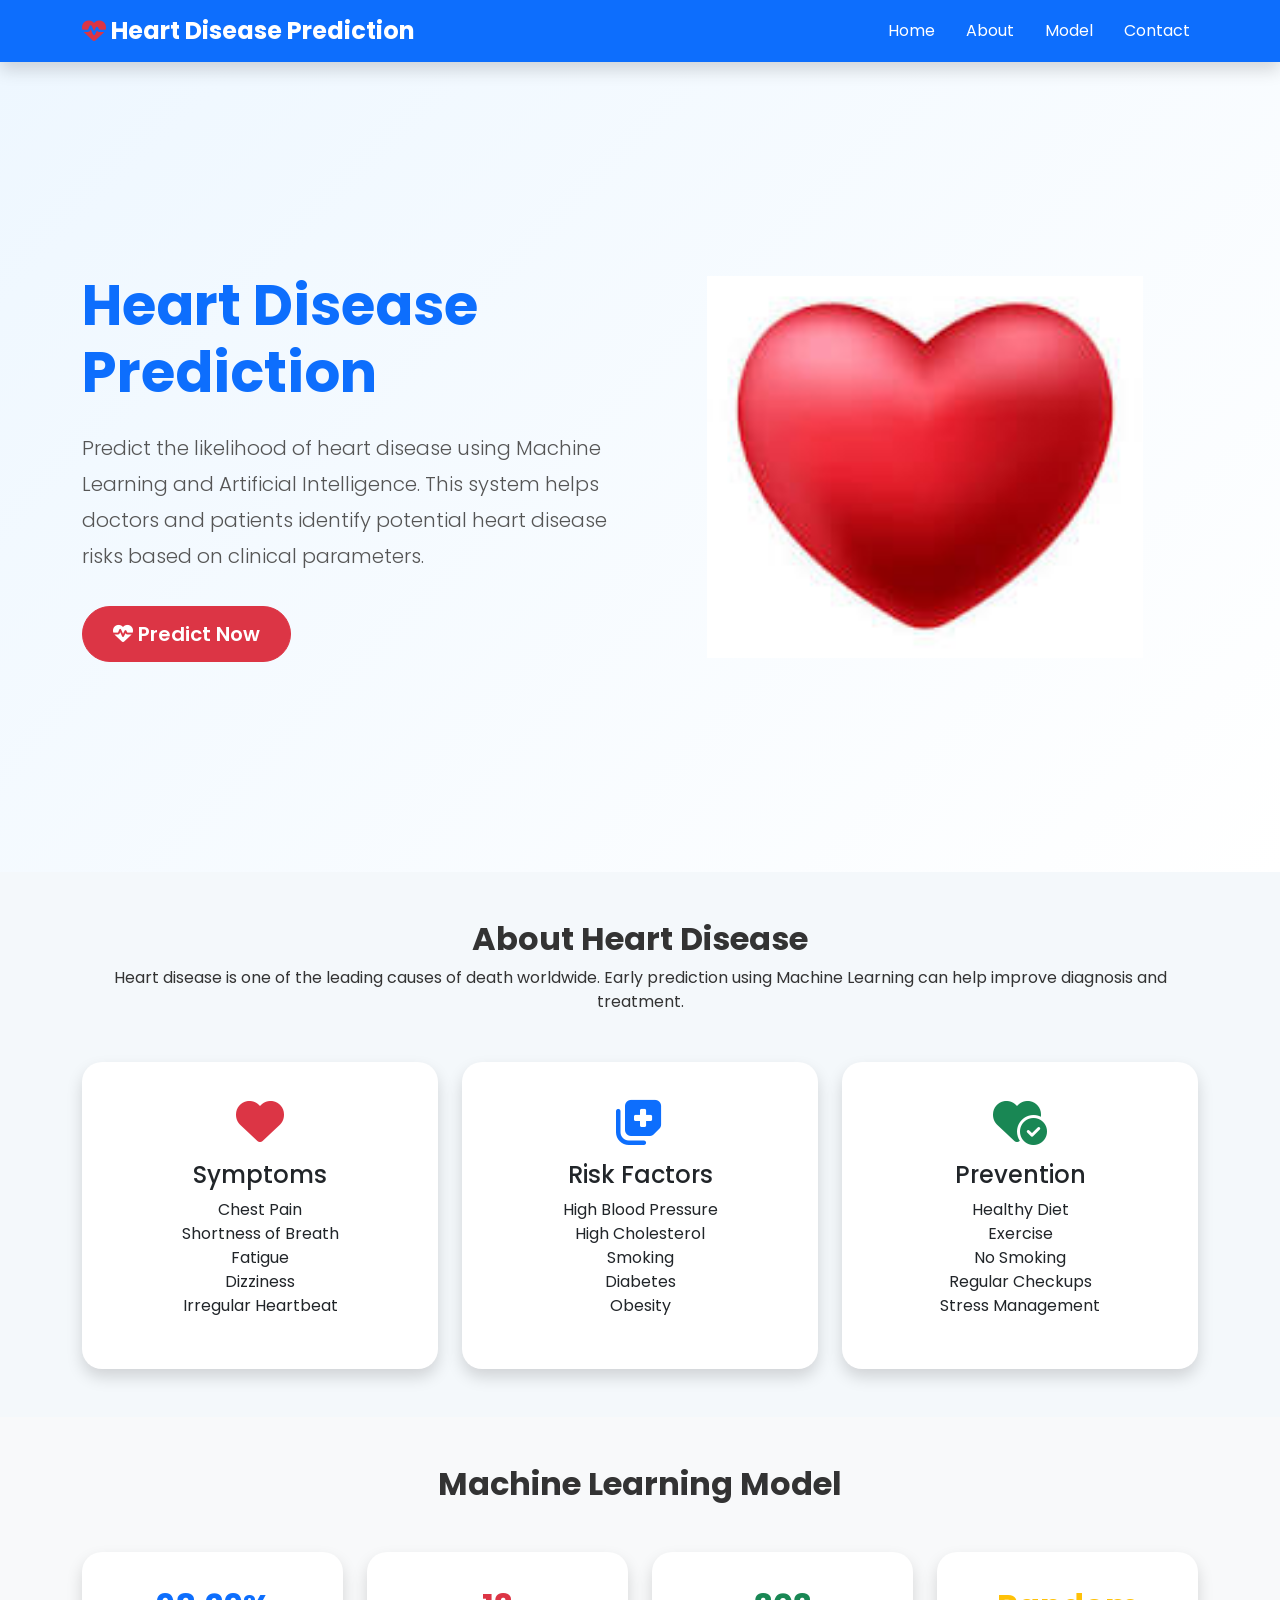
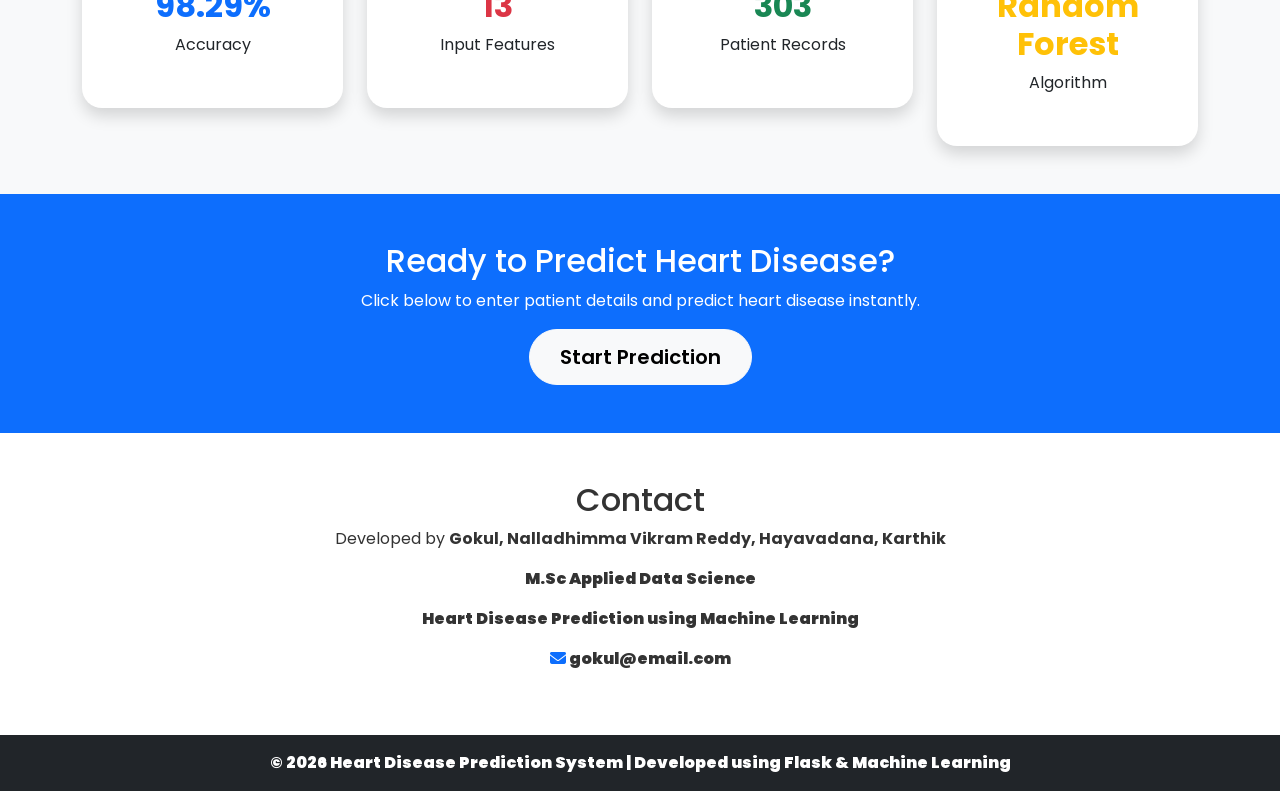
<file: templates/index.html>
<!DOCTYPE html>
<html lang="en">
<head>
    <meta charset="UTF-8">
    <meta name="viewport" content="width=device-width, initial-scale=1.0">
    <title>Heart Disease Prediction System</title>
    <!-- <link rel="stylesfeet" href="sample_file_2.css"> -->

    <!-- Bootstrap CSS -->
    <link href="https://cdn.jsdelivr.net/npm/bootstrap@5.3.3/dist/css/bootstrap.min.css" rel="stylesheet">

    <!-- Font Awesome -->
    <link rel="stylesheet"
          href="https://cdnjs.cloudflare.com/ajax/libs/font-awesome/6.5.2/css/all.min.css">

    <!-- Google Font -->
    <link href="https://fonts.googleapis.com/css2?family=Poppins:wght@300;400;600;700&display=swap" rel="stylesheet">

    <!-- Custom CSS -->
    <link rel="stylesheet" href="/static/css/style.css">

</head>

<body>

<!-- ================= NAVBAR ================= -->

<nav class="navbar navbar-expand-lg navbar-dark bg-primary shadow sticky-top">
    <div class="container">

        <a class="navbar-brand fw-bold" href="#">
            <i class="fas fa-heartbeat text-danger"></i>
            Heart Disease Prediction
        </a>

        <button class="navbar-toggler" data-bs-toggle="collapse"
                data-bs-target="#menu">
            <span class="navbar-toggler-icon"></span>
        </button>

        <div class="collapse navbar-collapse" id="menu">

            <ul class="navbar-nav ms-auto">

                <li class="nav-item">
                    <a class="nav-link active" href="#">Home</a>
                </li>

                <li class="nav-item">
                    <a class="nav-link" href="#about">About</a>
                </li>

                <li class="nav-item">
                    <a class="nav-link" href="#model">Model</a>
                </li>

                <li class="nav-item">
                    <a class="nav-link" href="#contact">Contact</a>
                </li>

            </ul>

        </div>

    </div>
</nav>


<!-- ================= HERO SECTION ================= -->

<section class="hero">

<div class="container">

<div class="row align-items-center">

<div class="col-lg-6">

<h1 class="display-4 fw-bold text-primary">

Heart Disease Prediction

</h1>

<p class="lead mt-4">

Predict the likelihood of heart disease using
Machine Learning and Artificial Intelligence.

This system helps doctors and patients identify
potential heart disease risks based on clinical
parameters.

</p>

<button class="start-prediction btn btn-danger btn-lg mt-3">

<i class="fas fa-heartbeat"></i>

Predict Now

</button>

</div>

<div class="col-lg-6 text-center">

<img src="/static/images/heart.jpg"
class="img-fluid hero-img">

</div>

</div>

</div>

</section>



<!-- ================= ABOUT ================= -->

<section id="about" class="py-5">

<div class="container">

<div class="text-center mb-5">

<h2 class="fw-bold">

About Heart Disease

</h2>

<p>

Heart disease is one of the leading causes of death
worldwide. Early prediction using Machine Learning
can help improve diagnosis and treatment.

</p>

</div>

<div class="row">

<div class="col-md-4">

<div class="card shadow border-0 h-100">

<div class="card-body text-center">

<i class="fas fa-heart text-danger fa-3x mb-3"></i>

<h4>Symptoms</h4>

<ul class="list-unstyled">

<li>Chest Pain</li>

<li>Shortness of Breath</li>

<li>Fatigue</li>

<li>Dizziness</li>

<li>Irregular Heartbeat</li>

</ul>

</div>

</div>

</div>

<div class="col-md-4">

<div class="card shadow border-0 h-100">

<div class="card-body text-center">

<i class="fas fa-notes-medical text-primary fa-3x mb-3"></i>

<h4>Risk Factors</h4>

<ul class="list-unstyled">

<li>High Blood Pressure</li>

<li>High Cholesterol</li>

<li>Smoking</li>

<li>Diabetes</li>

<li>Obesity</li>

</ul>

</div>

</div>

</div>

<div class="col-md-4">

<div class="card shadow border-0 h-100">

<div class="card-body text-center">

<i class="fas fa-heart-circle-check text-success fa-3x mb-3"></i>

<h4>Prevention</h4>

<ul class="list-unstyled">

<li>Healthy Diet</li>

<li>Exercise</li>

<li>No Smoking</li>

<li>Regular Checkups</li>

<li>Stress Management</li>

</ul>

</div>

</div>

</div>

</div>

</div>

</section>


<!-- ================= MODEL ================= -->

<section id="model" class="bg-light py-5">

<div class="container">

<div class="text-center mb-5">

<h2 class="fw-bold">

Machine Learning Model

</h2>

</div>

<div class="row text-center">

<div class="col-md-3">

<div class="card shadow border-0">

<div class="card-body">

<h2 class="text-primary">

98.29%

</h2>

<p>Accuracy</p>

</div>

</div>

</div>

<div class="col-md-3">

<div class="card shadow border-0">

<div class="card-body">

<h2 class="text-danger">

13

</h2>

<p>Input Features</p>

</div>

</div>

</div>

<div class="col-md-3">

<div class="card shadow border-0">

<div class="card-body">

<h2 class="text-success">

303

</h2>

<p>Patient Records</p>

</div>

</div>

</div>

<div class="col-md-3">

<div class="card shadow border-0">

<div class="card-body">

<h2 class="text-warning">

Random Forest

</h2>

<p>Algorithm</p>

</div>

</div>

</div>

</div>

</div>

</section>



<!-- ================= CTA ================= -->

<section class="py-5 bg-primary text-white">

<div class="container text-center">

<h2>

Ready to Predict Heart Disease?

</h2>

<p>

Click below to enter patient details and predict
heart disease instantly.

</p>

<button class="start-prediction btn btn-light btn-lg">

Start Prediction

</button>

</div>

</section>



<!-- ================= CONTACT ================= -->

<section id="contact" class="py-5">

<div class="container">

<div class="text-center">

<h2>

Contact

</h2>

<p>

Developed by

<strong>Gokul, Nalladhimma Vikram Reddy, Hayavadana, Karthik<strong>

</p>

<p>

M.Sc Applied Data Science

</p>

<p>

Heart Disease Prediction using Machine Learning

</p>

<p>

<i class="fas fa-envelope"></i>

gokul@email.com

</p>

</div>

</div>

</section>



<!-- ================= FOOTER ================= -->

<footer class="bg-dark text-white text-center p-3">

© 2026 Heart Disease Prediction System |
Developed using Flask & Machine Learning

</footer>

<script src="/static/js/script.js"></script>

</body>
</html>
</file>
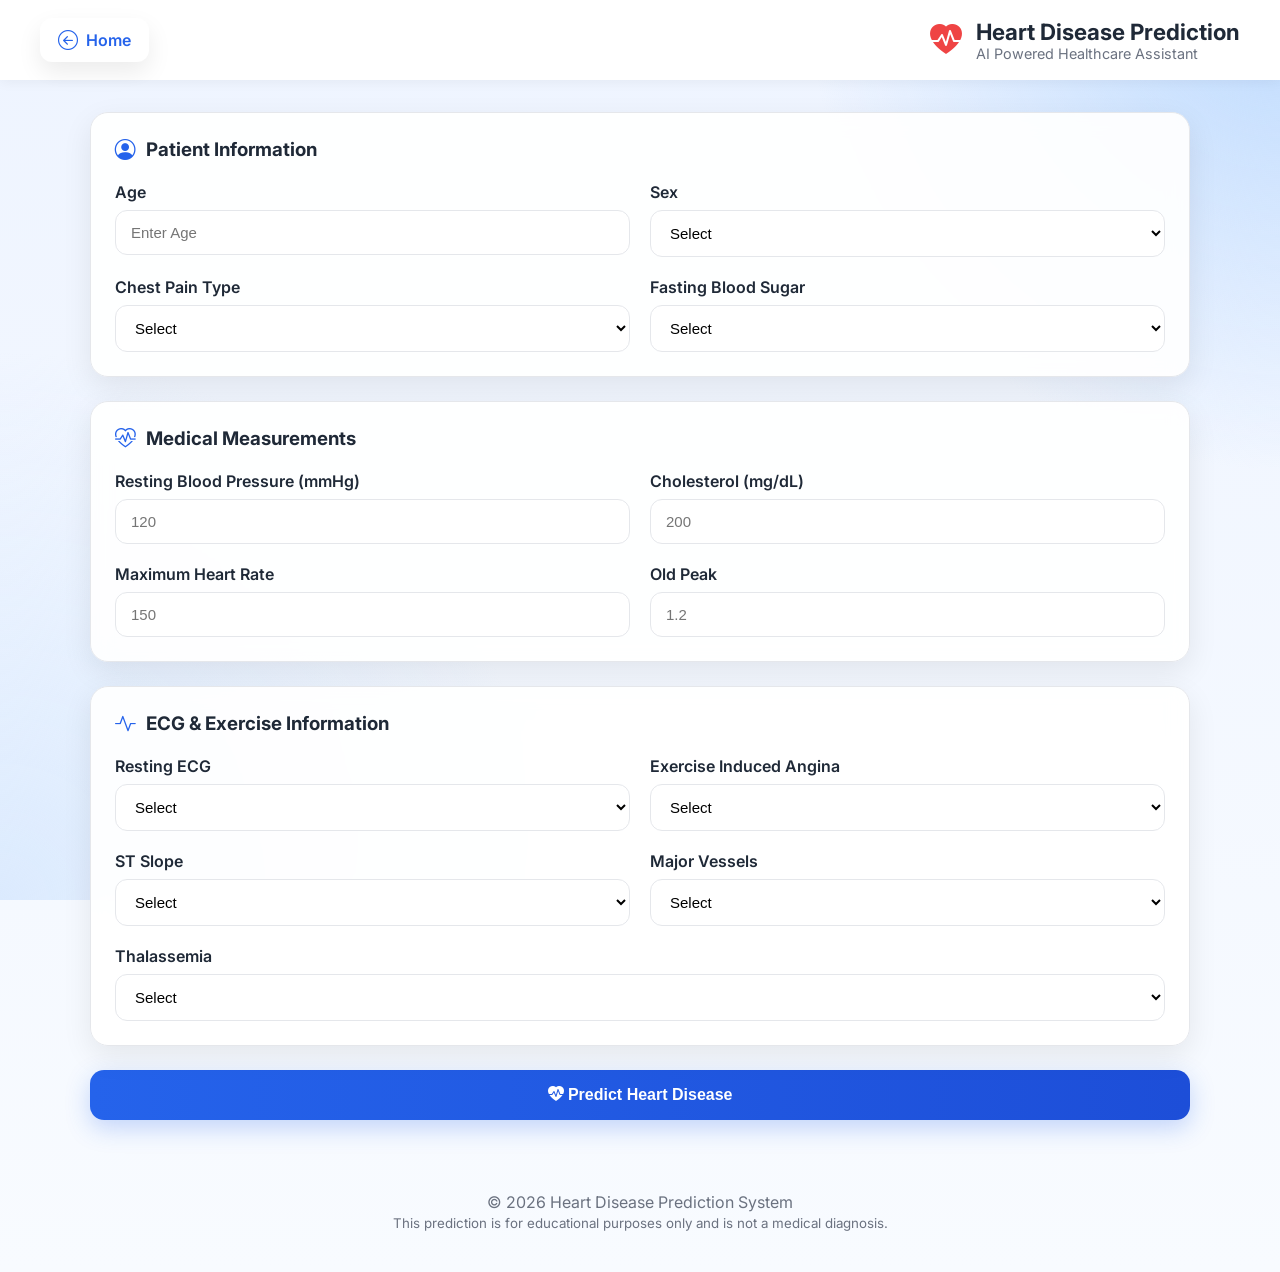
<file: templates/predict.html>
<!DOCTYPE html>
<html lang="en">

<head>
    <meta charset="UTF-8">
    <meta name="viewport" content="width=device-width, initial-scale=1.0">

    <title>Heart Disease Prediction</title>

    <!-- Google Font -->
    <link rel="preconnect" href="https://fonts.googleapis.com">
    <link rel="preconnect" href="https://fonts.gstatic.com" crossorigin>
    <link href="https://fonts.googleapis.com/css2?family=Inter:wght@300;400;500;600;700&display=swap"
        rel="stylesheet">

    <!-- Bootstrap Icons -->
    <link rel="stylesheet"
        href="https://cdn.jsdelivr.net/npm/bootstrap-icons@1.11.3/font/bootstrap-icons.min.css">

    <link rel="stylesheet" href="/static/css/style1.css">
</head>

<body>

    <!-- Background -->
    <div class="background"></div>

    <!-- Navbar -->

    <header class="navbar">

    <a href="/" class="back-home-btn">
        <i class="bi bi-arrow-left-circle"></i>
        <span>Home</span>
    </a>

    <div class="logo">

        <i class="bi bi-heart-pulse-fill"></i>

        <div>

            <h2>Heart Disease Prediction</h2>

            <p>AI Powered Healthcare Assistant</p>

        </div>

    </div>

</header>

    <!-- Main -->

    <main class="container">

        <form id="heartForm">

            <!-- Patient Information -->

            <section class="card">

                <div class="card-title">

                    <i class="bi bi-person-circle"></i>

                    <h3>Patient Information</h3>

                </div>

                <div class="grid">

                    <div class="input-group">

                        <label>Age</label>

                        <input
                            type="number"
                            id="age"
                            min="1"
                            max="120"
                            placeholder="Enter Age"
                            required>

                    </div>

                    <div class="input-group">

                        <label>Sex</label>

                        <select id="sex" required>

                            <option value="">Select</option>

                            <option value="0">Female</option>
                            
                            <option value="1">Male</option>

                        </select>

                    </div>

                    <div class="input-group">

                        <label>Chest Pain Type</label>

                        <select id="cp" required>

                            <option value="">Select</option>

                            <option value="0">Typical Angina</option>

                            <option value="1">Atypical Angina</option>

                            <option value="2">Non-anginal Pain</option>

                            <option value="3">Asymptomatic</option>

                        </select>

                    </div>

                    <div class="input-group">

                        <label>Fasting Blood Sugar</label>

                        <select id="fbs" required>

                            <option value="">Select</option>

                            <option value="0">120 mg/dL or Below</option>
                            
                            <option value="1">Greater than 120 mg/dL</option>

                        </select>

                    </div>

                </div>

            </section>

            <!-- Medical Measurements -->

            <section class="card">

                <div class="card-title">

                    <i class="bi bi-heart-pulse"></i>

                    <h3>Medical Measurements</h3>

                </div>

                <div class="grid">

                    <div class="input-group">

                        <label>Resting Blood Pressure (mmHg)</label>

                        <input
                            type="number"
                            id="trestbps"
                            min="80"
                            max="250"
                            placeholder="120"
                            required>

                    </div>

                    <div class="input-group">

                        <label>Cholesterol (mg/dL)</label>

                        <input
                            type="number"
                            id="chol"
                            min="100"
                            max="600"
                            placeholder="200"
                            required>

                    </div>

                    <div class="input-group">

                        <label>Maximum Heart Rate</label>

                        <input
                            type="number"
                            id="thalach"
                            min="60"
                            max="220"
                            placeholder="150"
                            required>

                    </div>

                    <div class="input-group">

                        <label>Old Peak</label>

                        <input
                            type="number"
                            id="oldpeak"
                            min="0"
                            max="10"
                            step="0.1"
                            placeholder="1.2"
                            required>

                    </div>

                </div>

            </section>

            <!-- ECG -->

            <section class="card">

                <div class="card-title">

                    <i class="bi bi-activity"></i>

                    <h3>ECG & Exercise Information</h3>

                </div>

                <div class="grid">

                    <div class="input-group">

                        <label>Resting ECG</label>

                        <select id="restecg" required>

                            <option value="">Select</option>

                            <option value="0">Normal</option>

                            <option value="1">ST-T Wave Abnormality</option>

                            <option value="2">Left Ventricular Hypertrophy</option>

                        </select>

                    </div>

                    <div class="input-group">

                        <label>Exercise Induced Angina</label>

                        <select id="exang" required>

                            <option value="">Select</option>
                            
                            <option value="0">No</option>
                            
                            <option value="1">Yes</option>

                        </select>

                    </div>

                    <div class="input-group">

                        <label>ST Slope</label>

                        <select id="slope" required>

                            <option value="">Select</option>

                            <option value="0">Upsloping</option>

                            <option value="1">Flat</option>

                            <option value="2">Downsloping</option>

                        </select>

                    </div>

                    <div class="input-group">

                        <label>Major Vessels</label>

                        <select id="ca" required>

                            <option value="">Select</option>

                            <option value="0">0</option>

                            <option value="1">1</option>

                            <option value="2">2</option>

                            <option value="3">3</option>

                        </select>

                    </div>

                    <div class="input-group full">

                        <label>Thalassemia</label>

                        <select id="thal" required>

                            <option value="">Select</option>

                            <option value="1">Normal</option>

                            <option value="2">Fixed Defect</option>

                            <option value="3">Reversible Defect</option>

                        </select>

                    </div>

                </div>

            </section>

            <!-- Button -->

            <button class="predict-btn" type="submit">

                <i class="bi bi-heart-pulse-fill"></i>

                Predict Heart Disease

            </button>

        </form>

        <!-- Loading -->

        <section id="loadingCard" class="result-card loading hidden">

            <div class="spinner"></div>

            <h2>Analyzing Patient Data...</h2>

            <p>Please wait while our AI model processes the information.</p>

        </section>

        <!-- Result -->

        <section id="resultCard" class="result-card hidden">

            <div id="resultIcon"></div>

            <h2 id="predictionTitle"></h2>

            <h3 id="confidenceText"></h3>

            <div class="progress">

                <div id="progressBar"></div>

            </div>

            <p id="recommendation"></p>

        </section>

    </main>

    <footer>

        <p>

            © 2026 Heart Disease Prediction System

        </p>

        <small>

            This prediction is for educational purposes only and is not a medical diagnosis.

        </small>

    </footer>

    <script src="/static/js/script2.js"></script>

    <div id="resultModal" class="modal hidden">

    <div class="modal-content">

        <span id="closeModal">&times;</span>

        <div id="modalIcon"></div>

        <h2 id="modalTitle"></h2>

        <p id="modalConfidence"></p>

        <div class="progress">

            <div id="modalProgress"></div>

        </div>

        <p id="modalRecommendation"></p>

        <button id="okBtn">OK</button>

    </div>

</div>

</body>

</html>
</file>
<file: static/css/style.css>
/*=====================================
  Google Font
=====================================*/
@import url('https://fonts.googleapis.com/css2?family=Poppins:wght@300;400;500;600;700&display=swap');

*{
    margin:0;
    padding:0;
    box-sizing:border-box;
    font-family:'Poppins',sans-serif;
}

body{
    background:#f4f8fb;
    color:#333;
    overflow-x:hidden;
}

/*=====================================
 Navbar
=====================================*/
.navbar{
    background:#0d6efd !important;
}

.navbar-brand{
    font-size:24px;
    font-weight:700;
}

.nav-link{
    color:white !important;
    margin-left:15px;
    transition:.3s;
}

.nav-link:hover{
    color:#ffc107 !important;
}

/*=====================================
 Hero Section
=====================================*/
.hero{
    min-height:90vh;
    display:flex;
    align-items:center;
    background:linear-gradient(135deg,#eef7ff,#ffffff);
    padding:80px 0;
}

.hero h1{
    color:#0d6efd;
    font-weight:700;
}

.hero p{
    color:#555;
    line-height:1.8;
}

.hero-img{
    width:80%;
    animation:heartbeat 2s infinite;
}

@keyframes heartbeat{

0%{
transform:scale(1);
}

25%{
transform:scale(1.05);
}

50%{
transform:scale(.95);
}

75%{
transform:scale(1.05);
}

100%{
transform:scale(1);
}

}

/*=====================================
 Buttons
=====================================*/
.btn{
    border-radius:50px;
    padding:12px 30px;
    font-weight:600;
    transition:.4s;
}

.btn:hover{
    transform:translateY(-4px);
}

/*=====================================
 Cards
=====================================*/
.card{
    border:none;
    border-radius:20px;
    transition:.4s;
    background:white;
}

.card:hover{
    transform:translateY(-10px);
    box-shadow:0 15px 35px rgba(0,0,0,.15);
}

.card-body{
    padding:35px;
}

/*=====================================
 About Icons
=====================================*/
.fa-heart,
.fa-heartbeat{
    animation:pulse 1.5s infinite;
}

@keyframes pulse{

0%{
transform:scale(1);
}

50%{
transform:scale(1.15);
}

100%{
transform:scale(1);
}

}

/*=====================================
 Statistics Section
=====================================*/
#model{
    background:#f8f9fa;
}

#model h2{
    font-weight:700;
}

/*=====================================
 Prediction Form
=====================================*/
.form-container{
    background:white;
    border-radius:20px;
    padding:40px;
    box-shadow:0 15px 30px rgba(0,0,0,.08);
}

.form-control,
.form-select{
    border-radius:12px;
    padding:12px;
}

.form-control:focus,
.form-select:focus{
    border-color:#0d6efd;
    box-shadow:none;
}

/*=====================================
 Result Page
=====================================*/
.result-card{

    background:white;

    border-radius:20px;

    padding:50px;

    box-shadow:0 15px 35px rgba(0,0,0,.1);

}

.result-card h1{

    color:#0d6efd;

    font-weight:700;

}

.result-card h2{

    font-weight:700;

}

.alert{

    border-radius:15px;

}

.list-group-item{

    border:none;

    padding:15px;

}

/*=====================================
 Contact
=====================================*/
#contact{
    background:white;
}

#contact i{
    color:#0d6efd;
}

/*=====================================
 Footer
=====================================*/
footer{
    background:#212529;
    color:white;
    text-align:center;
    padding:20px;
}

/*=====================================
 Scrollbar
=====================================*/
::-webkit-scrollbar{
    width:10px;
}

::-webkit-scrollbar-thumb{
    background:#0d6efd;
    border-radius:10px;
}

/*=====================================
 Fade Animation
=====================================*/
.hero,
.card,
.result-card{
    animation:fadeUp 1s;
}

@keyframes fadeUp{

from{
opacity:0;
transform:translateY(30px);
}

to{
opacity:1;
transform:translateY(0);
}

}

/*=====================================
 Responsive
=====================================*/
@media(max-width:992px){

.hero{
text-align:center;
}

.hero-img{
margin-top:40px;
width:70%;
}

}

@media(max-width:768px){

.hero h1{
font-size:35px;
}

.hero p{
font-size:16px;
}

.card{
margin-bottom:25px;
}

.btn{
width:100%;
margin-top:10px;
}

}

@media(max-width:576px){

.navbar-brand{
font-size:18px;
}

.hero h1{
font-size:30px;
}

.result-card{
padding:30px;
}

}
</file>
<file: static/css/style1.css>
/* Heart Disease Dashboard CSS */
:root{
    --bg:#f4f7fc;
    --card:#fff;
    --primary:#2563eb;
    --primary2:#1d4ed8;
    --text:#1f2937;
    --muted:#6b7280;
    --border:#e5e7eb;
    --success:#10b981;
    --danger:#ef4444;
    --shadow:0 10px 30px rgba(0,0,0,.08);
}
*{
    margin:0;
    padding:0;
    box-sizing:border-box
}
body{
    font-family:Inter,Arial,sans-serif;
    background:linear-gradient(180deg,#eef4ff,#f8fbff);
    color:var(--text)
}
.background{
    position:fixed;
    inset:0;
    background:
    radial-gradient(circle at top right,#bfdbfe 0,transparent 30%),
    radial-gradient(circle at bottom left,#dbeafe 0,transparent 35%);
    z-index:-1
}
.navbar{
    background:#fff;
    padding:18px 8%;
    box-shadow:0 2px 12px rgba(0,0,0,.05);
    position:sticky;
    top:0; 
    display:flex;
    justify-content:space-between;
    align-items:center;
    padding:18px 40px;
}
.back-home-btn{
    display:flex;
    align-items:center;
    gap:8px;
    padding:10px 18px;
    border-radius:12px;
    background:#ffffff;
    color:#2563eb;
    text-decoration:none;
    font-weight:600;
    box-shadow:0 10px 25px rgba(0,0,0,.08);
    transition:.3s;
}
.back-home-btn i{
    font-size:20px;
}
.back-home-btn:hover{
    background:#2563eb;
    color:#fff;
    transform:translateY(-2px);
    box-shadow:0 15px 30px rgba(37,99,235,.25);
}
.logo{
    display:flex;
    align-items:center;
    gap:14px
}
.logo i{
    font-size:2rem;
    color:#ef4444
}
.logo h2{
    font-size:1.4rem
}
.logo p{
    color:var(--muted);
    font-size:.9rem
}
.container{
    width:min(1100px,92%);
    margin:32px auto
}
.card{
    background:rgba(255,255,255,.92);
    backdrop-filter:blur(10px);
    border:1px solid var(--border);
    border-radius:18px;
    padding:24px;
    margin-bottom:24px;
    box-shadow:var(--shadow)
}
.card-title{
    display:flex;
    align-items:center;
    gap:10px;
    margin-bottom:20px
}
.card-title i{
    font-size:1.3rem;
    color:var(--primary)
}
.grid{
    display:grid;
    grid-template-columns:repeat(2,1fr);
    gap:20px
}
.full{
    grid-column:1/-1
}
.input-group{
    display:flex;
    flex-direction:column
}
label{
    font-weight:600;
    margin-bottom:8px
}
input,select{
    padding:13px 15px;
    border:1px solid var(--border);
    border-radius:12px;
    font-size:15px;
    outline:none;
    transition:.25s;
    background:#fff
}
input:focus,select:focus{
    border-color:var(--primary);
    box-shadow:0 0 0 4px rgba(37,99,235,.15)
}
.predict-btn{
    width:100%;
    padding:16px;
    border:none;
    border-radius:14px;
    background:linear-gradient(90deg,var(--primary),var(--primary2));
    color:#fff;
    font-size:1rem;
    font-weight:700;
    cursor:pointer;
    transition:.25s;
    box-shadow:0 8px 24px rgba(37,99,235,.25)
}
.predict-btn:hover{
    transform:translateY(-2px)
}
.result-card{
    margin-top:24px;
    background:#fff;
    border-radius:18px;
    padding:28px;
    text-align:center;
    box-shadow:var(--shadow)
}
.hidden{
    display:none
}
.progress{
    height:12px;
    background:#e5e7eb;
    border-radius:999px;
    overflow:hidden;
    margin:20px 0
}
#progressBar{
    height:100%;
    width:0;
    background:linear-gradient(90deg,#10b981,#22c55e);
    transition:width .6s
}
.spinner{
    width:60px;
    height:60px;
    border:6px solid #dbeafe;
    border-top-color:var(--primary);
    border-radius:50%;
    margin:0 auto 20px;
    animation:spin 1s linear infinite
}
@keyframes spin{
    to{
        transform:rotate(360deg)
    }
}
.success{
    border-left:6px solid var(--success)
}
.danger{
    border-left:6px solid var(--danger)}
footer{
    text-align:center;
    padding:40px 20px;
    color:var(--muted)
}
@media(max-width:768px){
    .grid{
        grid-template-columns:1fr
    }
    .navbar{
        padding:16px
    }
    .container{
        width:94%
    }
    .logo h2{  
        font-size:1.15rem
    }
}
.modal{
    position:fixed;
    inset:0;
    background:rgba(0,0,0,.55);
    display:flex;
    justify-content:center;
    align-items:center;
    z-index:9999;
}
.hidden{
    display:none;
}
.modal-content{
    width:420px;
    background:white;
    border-radius:18px;
    padding:30px;
    text-align:center;
    animation:popup .3s ease;
    box-shadow:0 20px 50px rgba(0,0,0,.25);
}
@keyframes popup{
    from{
        transform:scale(.8);
        opacity:0;
    }
    to{
        transform:scale(1);
        opacity:1;
    }
}
#modalIcon{
    font-size:60px;
    margin-bottom:15px;
}
#modalTitle{
    margin-bottom:10px;
}
#modalConfidence{
    margin-bottom:15px;
}
.progress{
    width:100%;
    height:10px;
    background:#ddd;
    border-radius:20px;
    overflow:hidden;
    margin:20px 0;
}
#modalProgress{
    height:100%;
    width:0;
    transition:.6s;
}
#okBtn{
    margin-top:20px;
    padding:12px 30px;
    border:none;
    border-radius:10px;
    background:#2563eb;
    color:white;
    cursor:pointer;
}
#closeModal{
    float:right;
    font-size:28px;
    cursor:pointer;
}
</file>
